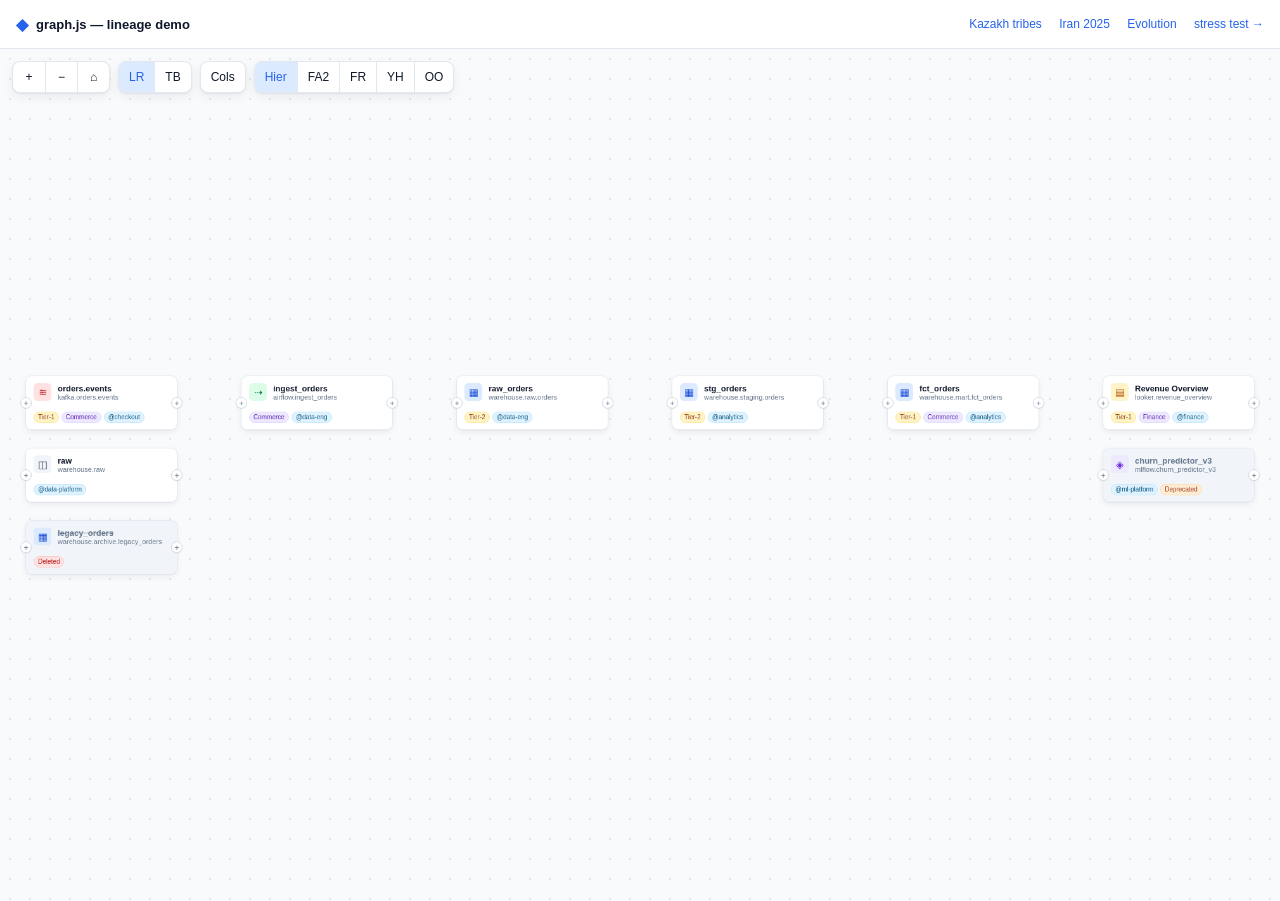
<file: demo/index.html>
<!doctype html>
<html lang="en">
  <head>
    <meta charset="utf-8" />
    <meta name="viewport" content="width=device-width,initial-scale=1" />
    <title>Graph — Static Demo</title>
    <link rel="stylesheet" href="graph.css?v=23" />
    <link rel="stylesheet" href="styles.css?v=23" />
  </head>
  <body>
    <header class="topbar">
      <div class="topbar__title">
        <span class="topbar__logo">◆</span>
        <span>graph.js — lineage demo</span>
      </div>
      <div class="topbar__hint">
        <a href="tribes.html" style="color:#2563eb;text-decoration:none;margin-right:14px">Kazakh tribes</a>
        <a href="iran-war.html" style="color:#2563eb;text-decoration:none;margin-right:14px">Iran 2025</a>
        <a href="evolution.html" style="color:#2563eb;text-decoration:none;margin-right:14px">Evolution</a>
        <a href="large.html" style="color:#2563eb;text-decoration:none">stress test →</a>
      </div>
    </header>

    <main id="graph" class="graph-host"></main>

    <script src="graph.js?v=23"></script>
    <script src="app.js?v=23"></script>
  </body>
</html>
</file>
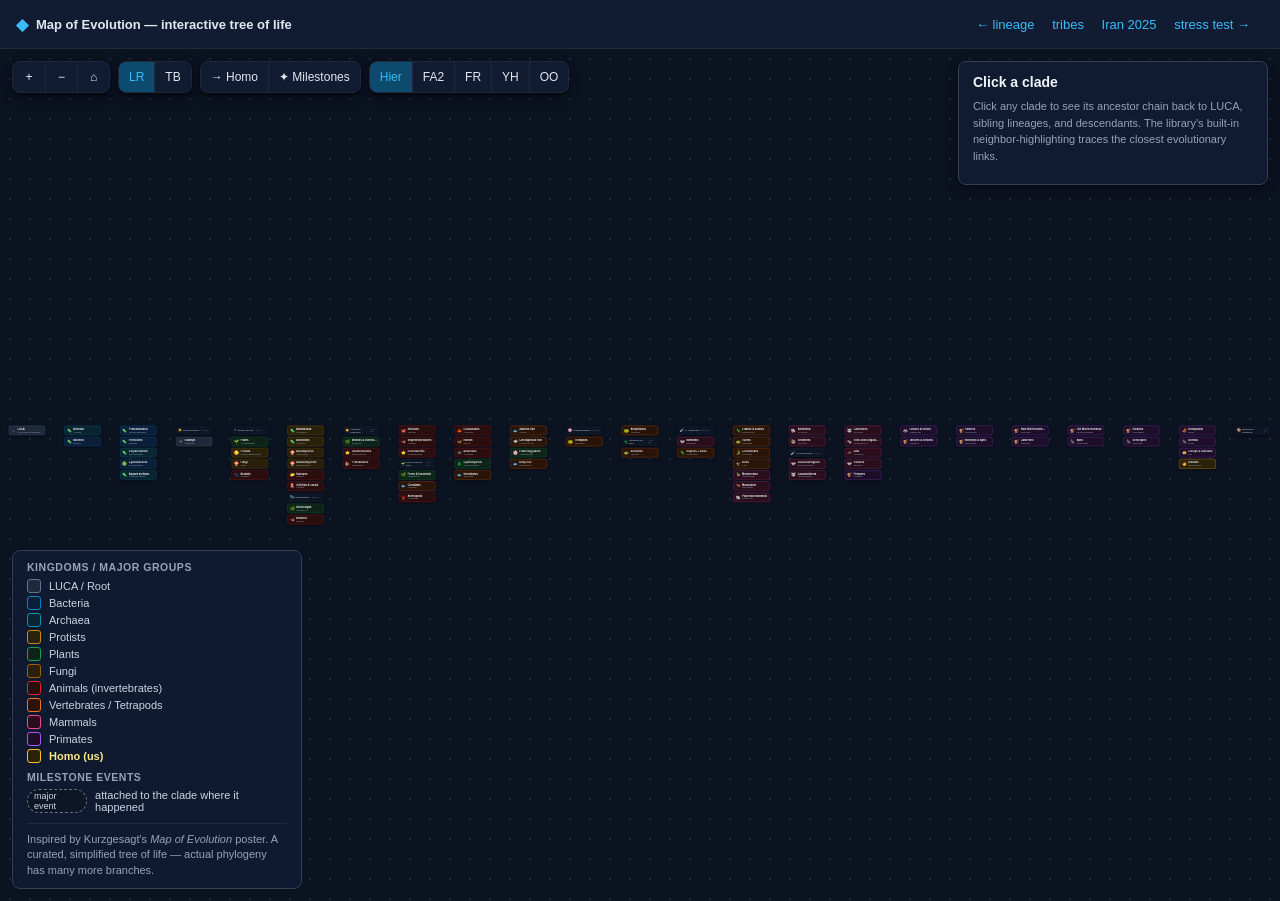
<file: demo/evolution.html>
<!doctype html>
<html lang="en">
  <head>
    <meta charset="utf-8" />
    <meta name="viewport" content="width=device-width,initial-scale=1" />
    <title>Map of Evolution — interactive tree of life</title>
    <link rel="stylesheet" href="graph.css?v=23" />
    <link rel="stylesheet" href="styles.css?v=23" />
    <style>
      /* Dark background — evolution map convention. */
      body { background: #0b1220; color: #e2e8f0; }
      .gv {
        --gv-bg: #0b1220;
        --gv-grid: #1e293b;
        --gv-surface: #111c33;
        --gv-border: #1e293b;
        --gv-border-strong: #334155;
        --gv-text: #e2e8f0;
        --gv-muted: #94a3b8;
        --gv-accent: #38bdf8;
        --gv-accent-soft: #0c4a6e;
        --gv-shadow: 0 1px 2px rgba(0,0,0,.4), 0 4px 12px rgba(0,0,0,.4);
      }
      .topbar { background: #111c33; border-bottom-color: #1e293b; color: #e2e8f0; }
      .topbar__logo { color: #38bdf8; }
      .topbar__hint, .topbar__crumbs { color: #94a3b8; }
      .topbar__crumbs a { color: #38bdf8; text-decoration: none; margin-right: 14px; }

      /* ---- Clade card ---- */
      .gv-node.clade {
        padding: 6px 10px;
        display: flex;
        align-items: center;
        gap: 8px;
        background: #111c33;
        border: 1px solid #334155;
      }
      .clade__emoji { font-size: 18px; line-height: 1; flex: 0 0 22px; text-align: center; }
      .clade__body { min-width: 0; flex: 1; }
      .clade__name {
        font-weight: 600;
        font-size: 12.5px;
        color: #f1f5f9;
        white-space: nowrap;
        overflow: hidden;
        text-overflow: ellipsis;
        line-height: 1.1;
      }
      .clade__latin {
        font-style: italic;
        font-size: 10px;
        color: #94a3b8;
        white-space: nowrap;
        overflow: hidden;
        text-overflow: ellipsis;
      }
      /* Per-kingdom tinting */
      .gv-node.k-root      { border-color: #64748b; background: #1e293b; }
      .gv-node.k-bacteria  { border-color: #0284c7; background: #0c1f3a; }
      .gv-node.k-archaea   { border-color: #0891b2; background: #0a2532; }
      .gv-node.k-protist   { border-color: #ca8a04; background: #2a210a; }
      .gv-node.k-plant     { border-color: #16a34a; background: #0e2418; }
      .gv-node.k-fungi     { border-color: #a16207; background: #2a1f0a; }
      .gv-node.k-animal    { border-color: #dc2626; background: #2a0e0e; }
      .gv-node.k-vertebrate{ border-color: #f97316; background: #2a1408; }
      .gv-node.k-mammal    { border-color: #ec4899; background: #2a0e1c; }
      .gv-node.k-primate   { border-color: #a855f7; background: #1f0e2a; }
      .gv-node.k-homo      {
        border-color: #fbbf24;
        background: #2a210a;
        box-shadow: 0 0 0 2px rgba(251, 191, 36, 0.25), 0 4px 12px rgba(0,0,0,.4);
      }

      /* Milestone events (pill shape, less prominent border) */
      .gv-node.milestone {
        border: 1px dashed #64748b;
        background: #0e1626;
        padding: 4px 10px;
        display: flex;
        align-items: center;
        gap: 6px;
        border-radius: 999px;
      }
      .milestone__emoji { font-size: 14px; }
      .milestone__name { font-size: 11px; color: #cbd5e1; font-weight: 500; }
      .milestone__time { font-size: 9.5px; color: #64748b; }

      /* ---- Side panels ---- */
      .info-pane {
        position: absolute;
        top: 12px; right: 12px;
        z-index: 6;
        background: rgba(17, 28, 51, 0.95);
        border: 1px solid #334155;
        border-radius: 8px;
        padding: 12px 14px;
        box-shadow: 0 1px 2px rgba(0,0,0,.4), 0 4px 12px rgba(0,0,0,.4);
        font-size: 12px;
        width: 280px;
        color: #cbd5e1;
        backdrop-filter: blur(4px);
        -webkit-backdrop-filter: blur(4px);
      }
      .info-pane h2 { margin: 0 0 4px 0; font-size: 14px; color: #f1f5f9; }
      .info-pane .latin { font-style: italic; color: #94a3b8; font-size: 11px; }
      .info-pane p { margin: 8px 0; line-height: 1.5; }
      .info-pane .muted { color: #94a3b8; font-size: 11px; }
      .info-pane .pill {
        display: inline-block; font-size: 10px;
        padding: 2px 8px; border-radius: 999px;
        background: #1e293b; color: #cbd5e1;
      }

      .legend-pane {
        position: absolute;
        bottom: 12px; left: 12px;
        z-index: 6;
        background: rgba(17, 28, 51, 0.92);
        border: 1px solid #334155;
        border-radius: 8px;
        padding: 10px 14px;
        font-size: 11px;
        color: #cbd5e1;
        max-width: 260px;
        backdrop-filter: blur(4px);
        -webkit-backdrop-filter: blur(4px);
      }
      .legend-pane h3 {
        margin: 0 0 6px 0; font-size: 10.5px;
        text-transform: uppercase; letter-spacing: 0.05em;
        color: #94a3b8;
      }
      .legend-pane .row {
        display: flex; align-items: center; gap: 8px; margin: 3px 0;
      }
      .legend-pane .dot {
        display: inline-block; width: 12px; height: 12px;
        border-radius: 3px; border: 1px solid;
      }
      .legend-pane .source-note {
        margin-top: 10px;
        padding-top: 8px;
        border-top: 1px solid #1e293b;
        color: #94a3b8;
        line-height: 1.4;
      }
    </style>
  </head>
  <body>
    <header class="topbar">
      <div class="topbar__title">
        <span class="topbar__logo">◆</span>
        <span>Map of Evolution — interactive tree of life</span>
      </div>
      <div class="topbar__crumbs">
        <a href="index.html">← lineage</a>
        <a href="tribes.html">tribes</a>
        <a href="iran-war.html">Iran 2025</a>
        <a href="large.html">stress test →</a>
      </div>
    </header>

    <main id="graph" class="graph-host">
      <aside class="legend-pane">
        <h3>Kingdoms / Major groups</h3>
        <div class="row"><span class="dot" style="background:#1e293b;border-color:#64748b"></span>LUCA / Root</div>
        <div class="row"><span class="dot" style="background:#0c1f3a;border-color:#0284c7"></span>Bacteria</div>
        <div class="row"><span class="dot" style="background:#0a2532;border-color:#0891b2"></span>Archaea</div>
        <div class="row"><span class="dot" style="background:#2a210a;border-color:#ca8a04"></span>Protists</div>
        <div class="row"><span class="dot" style="background:#0e2418;border-color:#16a34a"></span>Plants</div>
        <div class="row"><span class="dot" style="background:#2a1f0a;border-color:#a16207"></span>Fungi</div>
        <div class="row"><span class="dot" style="background:#2a0e0e;border-color:#dc2626"></span>Animals (invertebrates)</div>
        <div class="row"><span class="dot" style="background:#2a1408;border-color:#f97316"></span>Vertebrates / Tetrapods</div>
        <div class="row"><span class="dot" style="background:#2a0e1c;border-color:#ec4899"></span>Mammals</div>
        <div class="row"><span class="dot" style="background:#1f0e2a;border-color:#a855f7"></span>Primates</div>
        <div class="row"><span class="dot" style="background:#2a210a;border-color:#fbbf24"></span><strong style="color:#fde68a">Homo (us)</strong></div>

        <h3 style="margin-top:8px">Milestone events</h3>
        <div class="row"><span style="border:1px dashed #64748b;background:#0e1626;border-radius:999px;padding:1px 6px;font-size:9px">major event</span> attached to the clade where it happened</div>

        <div class="source-note">
          Inspired by Kurzgesagt's
          <em>Map of Evolution</em> poster. A curated, simplified tree
          of life — actual phylogeny has many more branches.
        </div>
      </aside>

      <aside class="info-pane" id="info">
        <h2>Click a clade</h2>
        <p class="muted">Click any clade to see its ancestor chain back
          to LUCA, sibling lineages, and descendants. The library's
          built-in neighbor-highlighting traces the closest evolutionary
          links.</p>
      </aside>
    </main>

    <script src="graph.js?v=23"></script>
    <script src="evolution.js?v=23"></script>
  </body>
</html>
</file>
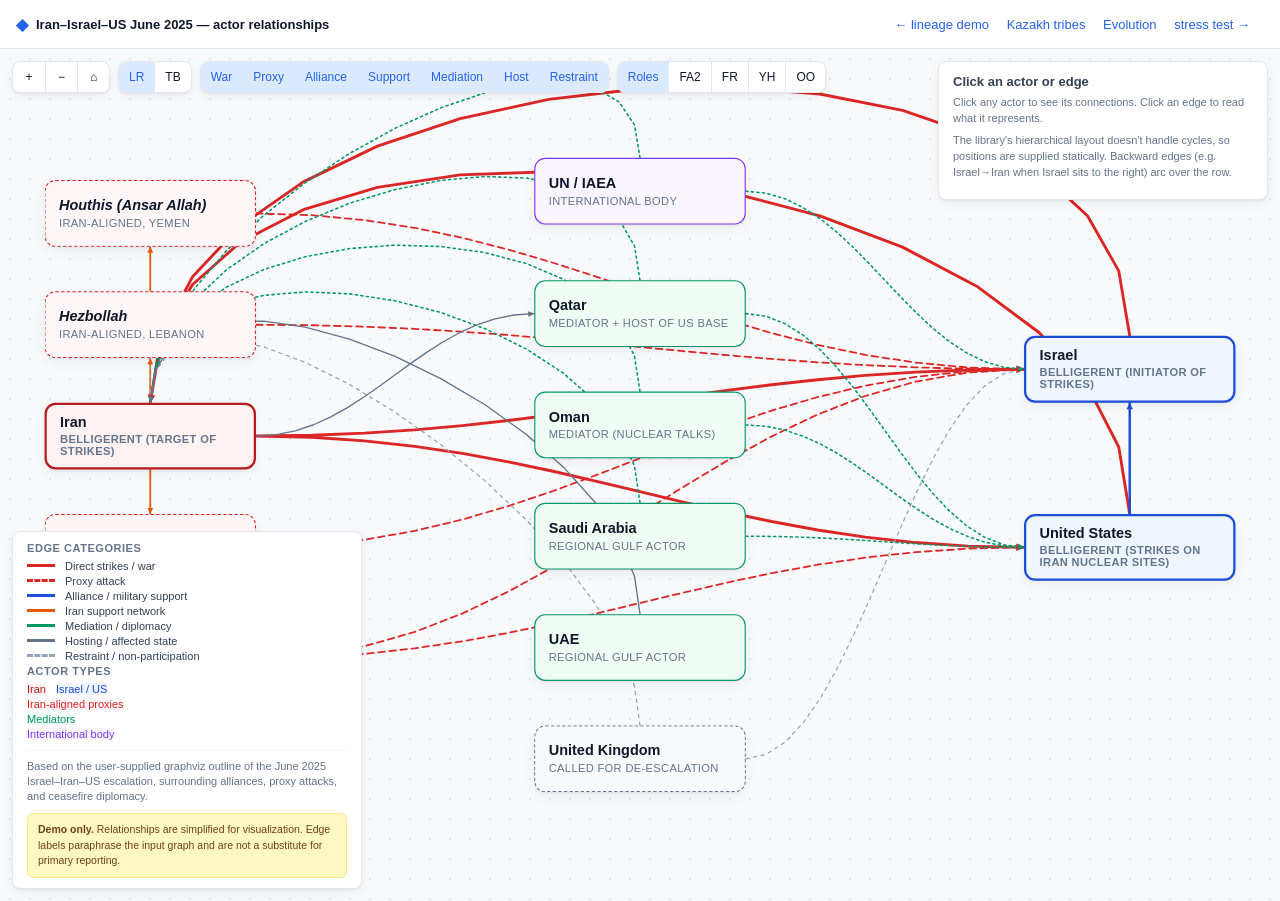
<file: demo/iran-war.html>
<!doctype html>
<html lang="en">
  <head>
    <meta charset="utf-8" />
    <meta name="viewport" content="width=device-width,initial-scale=1" />
    <title>Iran–Israel–US 2025 conflict — actor relationships</title>
    <link rel="stylesheet" href="graph.css?v=23" />
    <link rel="stylesheet" href="styles.css?v=23" />
    <style>
      /* ---- Actor cards ---- */
      .gv-node.actor {
        padding: 8px 12px;
        display: flex;
        flex-direction: column;
        justify-content: center;
        gap: 2px;
      }
      .actor__name {
        font-weight: 700;
        font-size: 13px;
        color: #0f172a;
        line-height: 1.15;
      }
      .actor__role {
        font-size: 10px;
        color: #64748b;
        line-height: 1.1;
        text-transform: uppercase;
        letter-spacing: 0.03em;
      }
      /* Belligerent — bold border + faint fill. Iran red, Israel/US blue. */
      .gv-node.kind-belligerent {
        border-width: 2px;
        font-weight: 700;
      }
      .gv-node.kind-belligerent.side-iran {
        border-color: #b91c1c;
        background: #fef2f2;
      }
      .gv-node.kind-belligerent.side-allied {
        border-color: #1d4ed8;
        background: #eff6ff;
      }
      /* Non-state actor — italicized, dashed border, red-tinted */
      .gv-node.kind-proxy {
        border-color: #dc2626;
        border-style: dashed;
        background: #fff7f7;
      }
      .gv-node.kind-proxy .actor__name { font-style: italic; }
      /* Diplomatic / mediator */
      .gv-node.kind-diplomat {
        border-color: #059669;
        background: #f0fdf4;
      }
      /* International body */
      .gv-node.kind-international {
        border-color: #7c3aed;
        background: #faf5ff;
      }
      /* Restrained — UK */
      .gv-node.kind-restrained {
        border-color: #64748b;
        border-style: dashed;
        background: #f8fafc;
      }

      /* ---- Side panels ---- */
      .topbar { justify-content: space-between; }
      .topbar__crumbs a { color: #2563eb; text-decoration: none; margin-right: 14px; }

      .legend-pane {
        position: absolute;
        bottom: 12px; left: 12px;
        z-index: 6;
        background: #fff;
        border: 1px solid #e2e8f0;
        border-radius: 8px;
        padding: 10px 14px;
        box-shadow: 0 1px 2px rgba(15,23,42,.06), 0 4px 12px rgba(15,23,42,.06);
        font-size: 11px;
        max-width: 320px;
      }
      .legend-pane h3 {
        margin: 0 0 6px 0;
        font-size: 11px;
        text-transform: uppercase;
        letter-spacing: 0.05em;
        color: #64748b;
      }
      .legend-pane h3 + h3 { margin-top: 10px; }
      .legend-pane .row { display: flex; align-items: center; gap: 10px; margin: 3px 0; color: #334155; }
      .legend-pane .swatch {
        display: inline-block;
        width: 28px; height: 0;
        border-bottom-width: 3px;
        border-bottom-style: solid;
        flex: 0 0 28px;
      }
      .legend-pane .source-note {
        margin-top: 10px;
        padding-top: 8px;
        border-top: 1px solid #f1f5f9;
        color: #64748b;
        line-height: 1.4;
      }
      .legend-pane .disclaimer {
        margin-top: 8px;
        padding: 8px 10px;
        background: #fef9c3;
        border: 1px solid #fde68a;
        border-radius: 6px;
        color: #713f12;
        font-size: 10.5px;
        line-height: 1.5;
      }

      .info-pane {
        position: absolute;
        top: 12px; right: 12px;
        z-index: 6;
        background: #fff;
        border: 1px solid #e2e8f0;
        border-radius: 8px;
        padding: 12px 14px;
        box-shadow: 0 1px 2px rgba(15,23,42,.06), 0 4px 12px rgba(15,23,42,.06);
        font-size: 12px;
        width: 300px;
        color: #334155;
      }
      .info-pane h2 { margin: 0 0 6px 0; font-size: 13px; }
      .info-pane p { margin: 6px 0; line-height: 1.45; }
      .info-pane .muted { color: #64748b; font-size: 11px; }
      .info-pane .pill {
        display: inline-block;
        font-size: 10px; padding: 2px 8px; border-radius: 999px;
        background: #f1f5f9; color: #475569; border: 1px solid #e2e8f0;
      }
    </style>
  </head>
  <body>
    <header class="topbar">
      <div class="topbar__title">
        <span class="topbar__logo">◆</span>
        <span>Iran–Israel–US June 2025 — actor relationships</span>
      </div>
      <div class="topbar__crumbs">
        <a href="index.html">← lineage demo</a>
        <a href="tribes.html">Kazakh tribes</a>
        <a href="evolution.html">Evolution</a>
        <a href="large.html">stress test →</a>
      </div>
    </header>

    <main id="graph" class="graph-host">
      <aside class="legend-pane">
        <h3>Edge categories</h3>
        <div class="row"><span class="swatch" style="border-bottom-color:#dc2626; border-bottom-width:3px"></span>Direct strikes / war</div>
        <div class="row"><span class="swatch" style="border-bottom-color:#dc2626; border-bottom-style:dashed"></span>Proxy attack</div>
        <div class="row"><span class="swatch" style="border-bottom-color:#1d4ed8"></span>Alliance / military support</div>
        <div class="row"><span class="swatch" style="border-bottom-color:#ea580c"></span>Iran support network</div>
        <div class="row"><span class="swatch" style="border-bottom-color:#059669"></span>Mediation / diplomacy</div>
        <div class="row"><span class="swatch" style="border-bottom-color:#64748b"></span>Hosting / affected state</div>
        <div class="row"><span class="swatch" style="border-bottom-color:#94a3b8; border-bottom-style:dashed"></span>Restraint / non-participation</div>

        <h3>Actor types</h3>
        <div class="row"><span class="pill" style="background:#fef2f2;color:#b91c1c">Iran</span><span class="pill" style="background:#eff6ff;color:#1d4ed8">Israel / US</span></div>
        <div class="row"><span class="pill" style="background:#fff7f7;color:#dc2626">Iran-aligned proxies</span></div>
        <div class="row"><span class="pill" style="background:#f0fdf4;color:#059669">Mediators</span></div>
        <div class="row"><span class="pill" style="background:#faf5ff;color:#7c3aed">International body</span></div>

        <div class="source-note">
          Based on the user-supplied graphviz outline of the
          June 2025 Israel–Iran–US escalation, surrounding alliances,
          proxy attacks, and ceasefire diplomacy.
        </div>
        <div class="disclaimer">
          <strong>Demo only.</strong> Relationships are simplified for
          visualization. Edge labels paraphrase the input graph and are
          not a substitute for primary reporting.
        </div>
      </aside>

      <aside class="info-pane" id="info">
        <h2>Click an actor or edge</h2>
        <p class="muted">Click any actor to see its connections.
          Click an edge to read what it represents.</p>
        <p class="muted">The library's hierarchical layout doesn't
          handle cycles, so positions are supplied statically. Backward
          edges (e.g. Israel→Iran when Israel sits to the right) arc
          over the row.</p>
      </aside>
    </main>

    <script src="graph.js?v=23"></script>
    <script src="iran-war.js?v=23"></script>
  </body>
</html>
</file>
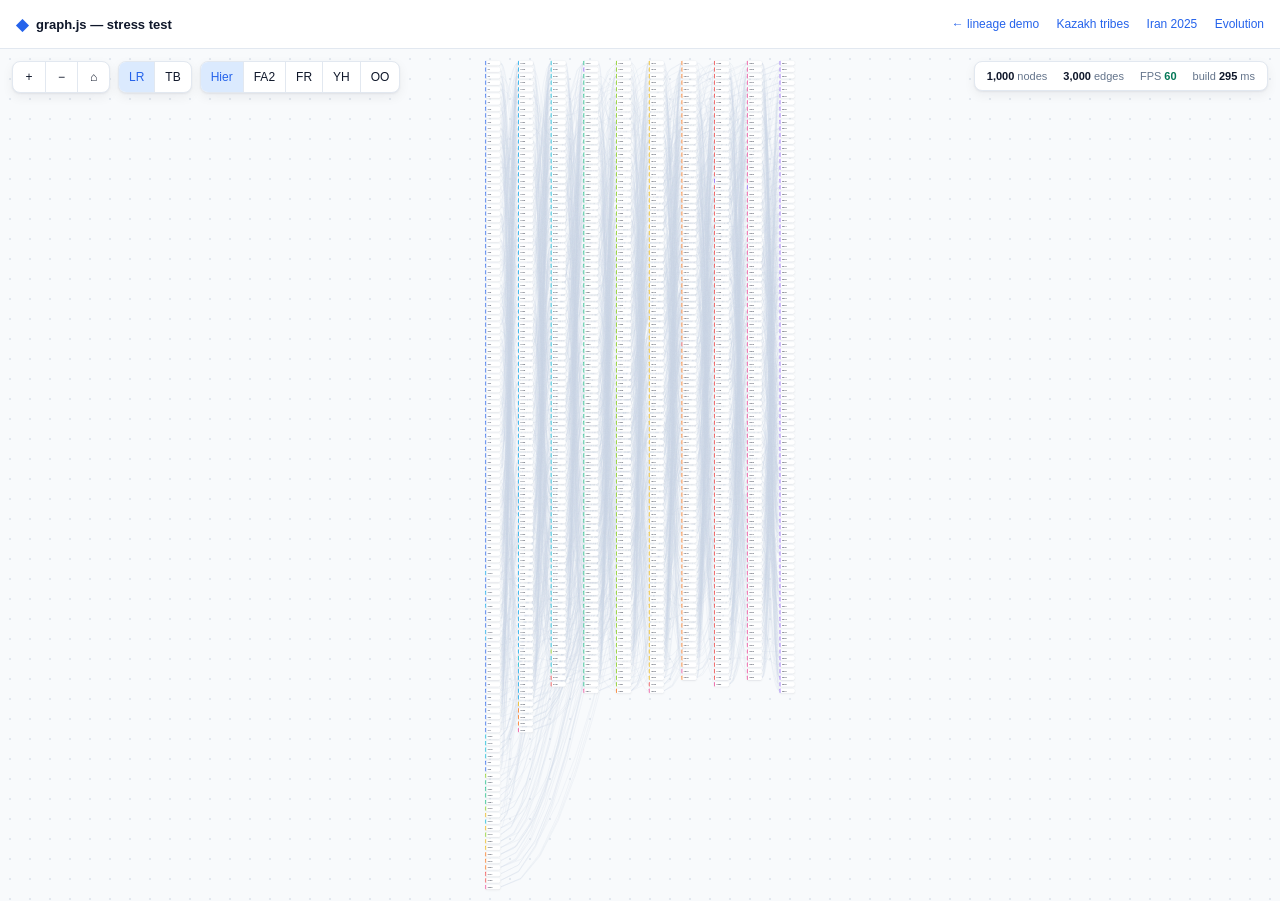
<file: demo/large.html>
<!doctype html>
<html lang="en">
  <head>
    <meta charset="utf-8" />
    <meta name="viewport" content="width=device-width,initial-scale=1" />
    <title>graph.js — 1000 nodes / 3000 edges</title>
    <link rel="stylesheet" href="graph.css?v=23" />
    <link rel="stylesheet" href="styles.css?v=23" />
    <style>
      /* Compact node shell for the stress test. */
      .gv-node.mini {
        padding: 0;
        display: flex;
        align-items: center;
      }
      .mini__bar {
        width: 4px;
        align-self: stretch;
        border-top-left-radius: 9px;
        border-bottom-left-radius: 9px;
        flex: 0 0 4px;
      }
      .mini__label {
        padding: 0 8px;
        font-size: 11px;
        font-weight: 500;
        color: #0f172a;
        white-space: nowrap;
        overflow: hidden;
        text-overflow: ellipsis;
        flex: 1;
      }

      .stats {
        position: absolute;
        top: 12px;
        right: 12px;
        background: #ffffff;
        border: 1px solid #e2e8f0;
        border-radius: 8px;
        padding: 8px 12px;
        font-size: 11px;
        color: #64748b;
        box-shadow: 0 1px 2px rgba(15, 23, 42, 0.06),
          0 4px 12px rgba(15, 23, 42, 0.06);
        z-index: 10;
        display: flex;
        gap: 16px;
        font-variant-numeric: tabular-nums;
      }
      .stats strong { color: #0f172a; font-weight: 600; }
      .stats__fps.is-good { color: #047857; }
      .stats__fps.is-mid  { color: #b45309; }
      .stats__fps.is-bad  { color: #b91c1c; }
    </style>
  </head>
  <body>
    <header class="topbar">
      <div class="topbar__title">
        <span class="topbar__logo">◆</span>
        <span>graph.js — stress test</span>
      </div>
      <div class="topbar__hint">
        <a href="index.html" style="color: #2563eb; text-decoration: none; margin-right: 14px;">← lineage demo</a>
        <a href="tribes.html" style="color: #2563eb; text-decoration: none; margin-right: 14px;">Kazakh tribes</a>
        <a href="iran-war.html" style="color: #2563eb; text-decoration: none; margin-right: 14px;">Iran 2025</a>
        <a href="evolution.html" style="color: #2563eb; text-decoration: none;">Evolution</a>
      </div>
    </header>

    <main id="graph" class="graph-host">
      <div class="stats">
        <div><strong id="stat-nodes">0</strong> nodes</div>
        <div><strong id="stat-edges">0</strong> edges</div>
        <div>FPS <strong class="stats__fps" id="stat-fps">—</strong></div>
        <div>build <strong id="stat-build">—</strong> ms</div>
      </div>
    </main>

    <!-- Cache-bust so reloads pick up the latest optimizations. Bump on each lib change. -->
    <script src="graph.js?v=23"></script>
    <script src="large.js?v=23"></script>
  </body>
</html>
</file>
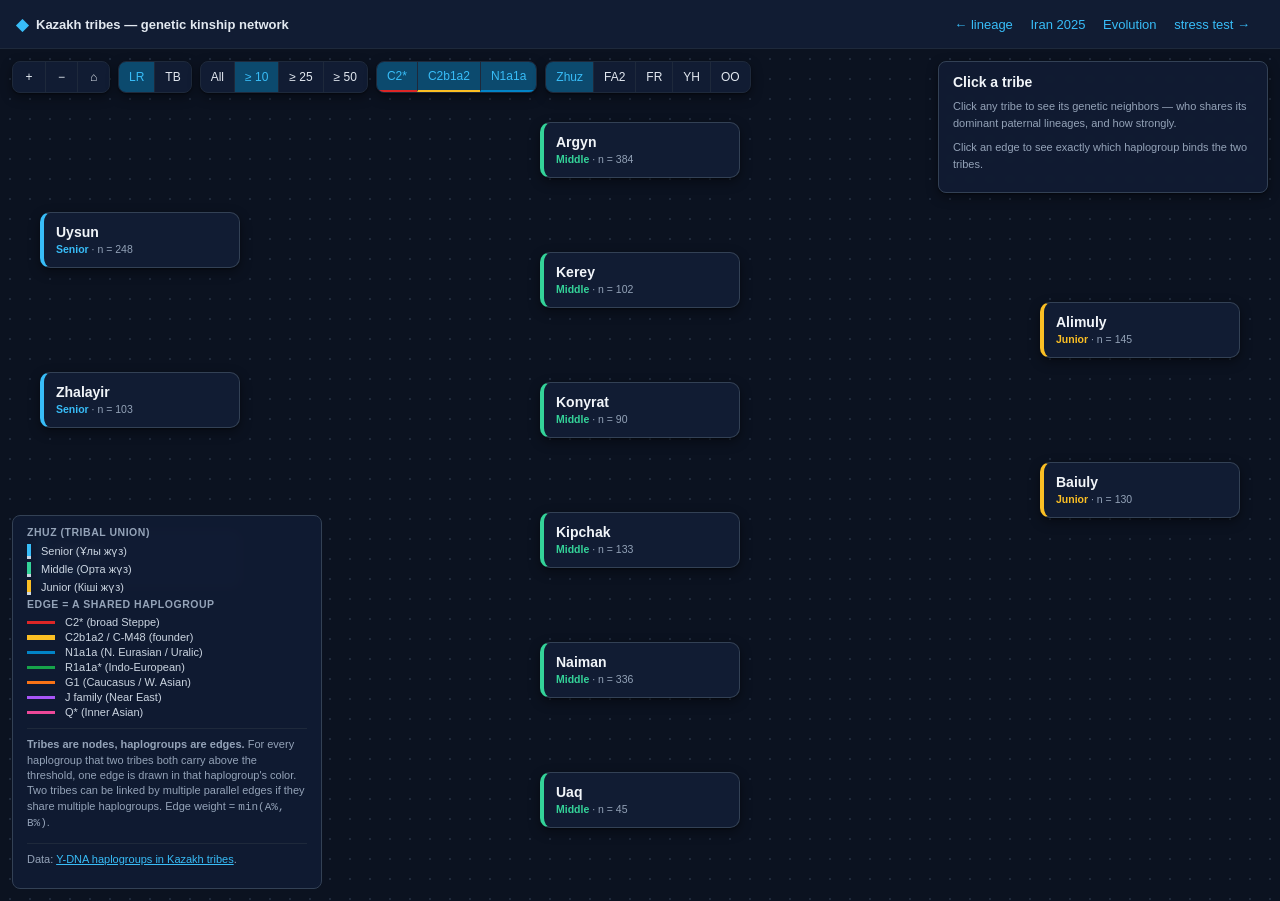
<file: demo/tribes.html>
<!doctype html>
<html lang="en">
  <head>
    <meta charset="utf-8" />
    <meta name="viewport" content="width=device-width,initial-scale=1" />
    <title>Kazakh tribes — genetic kinship network</title>
    <link rel="stylesheet" href="graph.css?v=23" />
    <link rel="stylesheet" href="styles.css?v=23" />
    <style>
      /* Dark theme — same palette family as the Evolution demo. */
      body { background: #0b1220; color: #e2e8f0; }
      .gv {
        --gv-bg: #0b1220;
        --gv-grid: #1e293b;
        --gv-surface: #111c33;
        --gv-border: #1e293b;
        --gv-border-strong: #334155;
        --gv-text: #e2e8f0;
        --gv-muted: #94a3b8;
        --gv-accent: #38bdf8;
        --gv-accent-soft: #0c4a6e;
        --gv-shadow: 0 1px 2px rgba(0,0,0,.4), 0 4px 12px rgba(0,0,0,.4);
      }
      .topbar { background: #111c33; border-bottom-color: #1e293b; color: #e2e8f0; }
      .topbar__logo { color: #38bdf8; }
      .topbar__hint, .topbar__crumbs { color: #94a3b8; }
      .topbar__crumbs a { color: #38bdf8; text-decoration: none; margin-right: 14px; }

      /* ---- Tribe card ---- */
      .gv-node.tribe {
        background: #111c33;
        border: 1px solid #334155;
        border-left-width: 4px;
        padding: 8px 12px;
        display: flex;
        flex-direction: column;
        justify-content: center;
        gap: 3px;
      }
      .gv-node.tribe.zhuz--senior { border-left-color: #38bdf8; }
      .gv-node.tribe.zhuz--middle { border-left-color: #34d399; }
      .gv-node.tribe.zhuz--junior { border-left-color: #fbbf24; }
      .tribe__name {
        font-weight: 700; font-size: 14px; color: #f1f5f9; line-height: 1.1;
      }
      .tribe__meta {
        font-size: 10.5px; color: #94a3b8;
      }
      .tribe__meta .zhuz { font-weight: 600; }
      .tribe.zhuz--senior .zhuz { color: #38bdf8; }
      .tribe.zhuz--middle .zhuz { color: #34d399; }
      .tribe.zhuz--junior .zhuz { color: #fbbf24; }

      /* ---- Panels ---- */
      .legend-pane {
        position: absolute;
        bottom: 12px; left: 12px;
        z-index: 6;
        background: rgba(17, 28, 51, 0.92);
        border: 1px solid #334155;
        border-radius: 8px;
        padding: 10px 14px;
        font-size: 11px;
        color: #cbd5e1;
        max-width: 280px;
        backdrop-filter: blur(4px);
        -webkit-backdrop-filter: blur(4px);
      }
      .legend-pane h3 {
        margin: 0 0 6px 0; font-size: 10.5px;
        text-transform: uppercase; letter-spacing: 0.05em;
        color: #94a3b8;
      }
      .legend-pane h3 + h3 { margin-top: 10px; }
      .legend-pane .row { display: flex; align-items: center; gap: 10px; margin: 3px 0; }
      .legend-pane .swatch {
        display: inline-block;
        width: 28px; height: 0;
        border-bottom-width: 3px;
        border-bottom-style: solid;
        flex: 0 0 28px;
      }
      .legend-pane .swatch.thick { border-bottom-width: 5px; }
      .legend-pane .swatch--zhuz { height: 12px; width: 4px; flex: 0 0 4px; }
      .legend-pane .source-note {
        margin-top: 10px;
        padding-top: 8px;
        border-top: 1px solid #1e293b;
        color: #94a3b8;
        line-height: 1.4;
      }

      .info-pane {
        position: absolute;
        top: 12px; right: 12px;
        z-index: 6;
        background: rgba(17, 28, 51, 0.95);
        border: 1px solid #334155;
        border-radius: 8px;
        padding: 12px 14px;
        box-shadow: 0 1px 2px rgba(0,0,0,.4), 0 4px 12px rgba(0,0,0,.4);
        font-size: 12px;
        width: 300px;
        color: #cbd5e1;
        backdrop-filter: blur(4px);
        -webkit-backdrop-filter: blur(4px);
      }
      .info-pane h2 { margin: 0 0 4px 0; font-size: 14px; color: #f1f5f9; }
      .info-pane p { margin: 8px 0; line-height: 1.5; }
      .info-pane .muted { color: #94a3b8; font-size: 11px; }
      .info-pane .haplo {
        display: inline-block;
        font-size: 10px; padding: 2px 7px; border-radius: 999px;
        font-family: ui-monospace, SFMono-Regular, Menlo, monospace;
        background: #1e293b; color: #cbd5e1;
        border: 1px solid #334155;
        margin-right: 4px;
      }
      .info-pane .neighbor-row {
        display: flex; align-items: center; justify-content: space-between;
        padding: 5px 0; border-bottom: 1px solid #1e293b;
      }
      .info-pane .neighbor-row:last-child { border-bottom: none; }
      .info-pane .neighbor-name { font-weight: 600; color: #f1f5f9; font-size: 12px; }
      .info-pane .neighbor-sim { color: #94a3b8; font-size: 11px; }
    </style>
  </head>
  <body>
    <header class="topbar">
      <div class="topbar__title">
        <span class="topbar__logo">◆</span>
        <span>Kazakh tribes — genetic kinship network</span>
      </div>
      <div class="topbar__crumbs">
        <a href="index.html">← lineage</a>
        <a href="iran-war.html">Iran 2025</a>
        <a href="evolution.html">Evolution</a>
        <a href="large.html">stress test →</a>
      </div>
    </header>

    <main id="graph" class="graph-host">
      <aside class="legend-pane">
        <h3>Zhuz (tribal union)</h3>
        <div class="row"><span class="swatch swatch--zhuz" style="background:#38bdf8"></span>Senior (Ұлы жүз)</div>
        <div class="row"><span class="swatch swatch--zhuz" style="background:#34d399"></span>Middle (Орта жүз)</div>
        <div class="row"><span class="swatch swatch--zhuz" style="background:#fbbf24"></span>Junior (Кіші жүз)</div>

        <h3>Edge = a shared haplogroup</h3>
        <div class="row"><span class="swatch" style="border-bottom-color:#dc2626"></span>C2* (broad Steppe)</div>
        <div class="row"><span class="swatch thick" style="border-bottom-color:#fbbf24"></span>C2b1a2 / C-M48 (founder)</div>
        <div class="row"><span class="swatch" style="border-bottom-color:#0284c7"></span>N1a1a (N. Eurasian / Uralic)</div>
        <div class="row"><span class="swatch" style="border-bottom-color:#16a34a"></span>R1a1a* (Indo-European)</div>
        <div class="row"><span class="swatch" style="border-bottom-color:#f97316"></span>G1 (Caucasus / W. Asian)</div>
        <div class="row"><span class="swatch" style="border-bottom-color:#a855f7"></span>J family (Near East)</div>
        <div class="row"><span class="swatch" style="border-bottom-color:#ec4899"></span>Q* (Inner Asian)</div>

        <p class="source-note">
          <strong>Tribes are nodes, haplogroups are edges.</strong>
          For every haplogroup that two tribes both carry above the
          threshold, one edge is drawn in that haplogroup's color.
          Two tribes can be linked by multiple parallel edges if they
          share multiple haplogroups. Edge weight = <code>min(A%, B%)</code>.
        </p>
        <p class="source-note">
          Data:
          <a href="https://en.wikipedia.org/wiki/Y-DNA_haplogroups_in_Kazakh_tribes"
             target="_blank" rel="noopener" style="color:#38bdf8">Y-DNA haplogroups in Kazakh tribes</a>.
        </p>
      </aside>

      <aside class="info-pane" id="info">
        <h2>Click a tribe</h2>
        <p class="muted">Click any tribe to see its genetic neighbors —
          who shares its dominant paternal lineages, and how strongly.</p>
        <p class="muted">Click an edge to see exactly which haplogroup
          binds the two tribes.</p>
      </aside>
    </main>

    <script src="graph.js?v=23"></script>
    <script src="tribes.js?v=23"></script>
  </body>
</html>
</file>
<file: demo/graph.css>
/*!
 * graph.css — base styles for graph.js
 *
 * All rules are scoped under `.gv` (the container class). The library
 * provides minimal "structural" styling — the look of each node card is
 * up to the consumer (via renderNode + your own CSS).
 *
 * Theme via CSS variables:
 *   --gv-bg, --gv-grid, --gv-surface, --gv-border, --gv-text, --gv-muted,
 *   --gv-accent, --gv-accent-soft, --gv-shadow
 */

.gv {
  --gv-bg: #f8fafc;
  --gv-grid: #e2e8f0;
  --gv-surface: #ffffff;
  --gv-border: #e2e8f0;
  --gv-border-strong: #cbd5e1;
  --gv-text: #0f172a;
  --gv-muted: #64748b;
  --gv-accent: #2563eb;
  --gv-accent-soft: #dbeafe;
  --gv-shadow: 0 1px 2px rgba(15, 23, 42, 0.06),
    0 4px 12px rgba(15, 23, 42, 0.06);

  position: relative;
  width: 100%;
  height: 100%;
  min-height: 240px;
  background-color: var(--gv-bg);
  background-image: radial-gradient(var(--gv-grid) 1px, transparent 1px);
  background-size: 20px 20px;
  color: var(--gv-text);
  font-family: -apple-system, BlinkMacSystemFont, "Segoe UI", Inter, Roboto,
    "Helvetica Neue", Arial, sans-serif;
  font-size: 13px;
  overflow: hidden;
  cursor: grab;
}
.gv:active { cursor: grabbing; }

.gv__canvas {
  position: absolute;
  inset: 0;
  width: 100%;
  height: 100%;
  pointer-events: none;
  z-index: 1;
}
.gv__nodes {
  position: absolute;
  inset: 0;
  z-index: 2;
  pointer-events: none;
  transform-origin: 0 0;
  will-change: transform;
}

/* ---------- Node shell ---------- */

.gv-node {
  position: absolute;
  pointer-events: auto;
  background: var(--gv-surface);
  border: 1px solid var(--gv-border);
  border-radius: 10px;
  box-shadow: var(--gv-shadow);
  user-select: none;
  -webkit-user-select: none;
  -webkit-touch-callout: none;
  touch-action: none;
  outline: none;
  cursor: grab;
  transition: border-color 120ms, box-shadow 120ms, opacity 120ms;
  /* Plain box — the user's renderNode (or the default body) controls
     internal layout. */
  box-sizing: border-box;
  overflow: visible;
}
.gv-node * { user-select: none; -webkit-user-select: none; }
.gv-node:active { cursor: grabbing; }
.gv-node:hover { border-color: var(--gv-border-strong); }
.gv-node:focus-visible {
  border-color: var(--gv-accent);
  box-shadow: 0 0 0 3px var(--gv-accent-soft);
}
.gv-node.is-selected {
  border-color: var(--gv-accent);
  box-shadow: 0 0 0 2px var(--gv-accent-soft), var(--gv-shadow);
}

.gv-node__body {
  width: 100%;
  height: 100%;
  padding: 10px 12px;
  display: flex;
  flex-direction: column;
  justify-content: center;
  gap: 4px;
  box-sizing: border-box;
}
.gv-node__label {
  font-weight: 600;
  font-size: 13px;
  white-space: nowrap;
  overflow: hidden;
  text-overflow: ellipsis;
}

/* ---------- Expand buttons ---------- */

.gv-node__expand {
  position: absolute;
  width: 18px; height: 18px;
  border-radius: 50%;
  border: 1px solid var(--gv-border-strong);
  background: var(--gv-surface);
  color: var(--gv-muted);
  font-size: 13px; line-height: 1;
  display: flex; align-items: center; justify-content: center;
  cursor: pointer;
  padding: 0;
  z-index: 3;
  box-shadow: 0 1px 2px rgba(15, 23, 42, 0.08);
}
.gv-node__expand:hover { color: var(--gv-accent); border-color: var(--gv-accent); }
/* LR: up = left, down = right */
.gv-node__expand--LR.gv-node__expand--up   { left: -9px; top: 50%; transform: translateY(-50%); }
.gv-node__expand--LR.gv-node__expand--down { right: -9px; top: 50%; transform: translateY(-50%); }
/* TB: up = top, down = bottom */
.gv-node__expand--TB.gv-node__expand--up   { top: -9px; left: 50%; transform: translateX(-50%); }
.gv-node__expand--TB.gv-node__expand--down { bottom: -9px; left: 50%; transform: translateX(-50%); }

/* ---------- Toolbar ---------- */

.gv-toolbar {
  position: absolute;
  top: 12px; left: 12px;
  display: flex; gap: 8px;
  z-index: 5;
}
.gv-toolbar__group {
  display: inline-flex;
  background: var(--gv-surface);
  border: 1px solid var(--gv-border);
  border-radius: 8px;
  box-shadow: var(--gv-shadow);
  overflow: hidden;
}
.gv-toolbar__btn {
  appearance: none;
  border: none;
  background: transparent;
  color: var(--gv-text);
  font-size: 12px;
  font-weight: 500;
  padding: 6px 10px;
  cursor: pointer;
  min-width: 32px;
  height: 30px;
}
.gv-toolbar__group .gv-toolbar__btn + .gv-toolbar__btn { border-left: 1px solid var(--gv-border); }
.gv-toolbar__btn:hover { background: #f1f5f9; }
.gv-toolbar__btn.is-active {
  background: var(--gv-accent-soft);
  color: var(--gv-accent);
}
</file>
<file: demo/styles.css>
/* ====================================================================
   Page chrome — the topbar and the host container.
   ==================================================================== */

html, body {
  height: 100%;
  margin: 0;
  background: #f8fafc;
  color: #0f172a;
  font-family: -apple-system, BlinkMacSystemFont, "Segoe UI", Inter, Roboto,
    "Helvetica Neue", Arial, sans-serif;
  font-size: 13px;
}

.topbar {
  height: 48px;
  display: flex;
  align-items: center;
  justify-content: space-between;
  padding: 0 16px;
  background: #ffffff;
  border-bottom: 1px solid #e2e8f0;
}
.topbar__title { display: flex; align-items: center; gap: 8px; font-weight: 600; }
.topbar__logo { color: #2563eb; font-size: 16px; }
.topbar__hint { color: #64748b; font-size: 12px; }
.topbar__hint code {
  background: #f1f5f9; padding: 1px 6px; border-radius: 4px;
  font-size: 11px; color: #334155;
}

.graph-host {
  height: calc(100% - 48px);
  width: 100%;
}

/* ====================================================================
   Lineage card theming — the markup produced by `renderLineageNode` in
   app.js. The base library knows nothing about these classes; they are
   purely user-supplied styles.
   ==================================================================== */

.gv-node.lineage-card {
  display: flex;
  flex-direction: column;
  justify-content: center;
  gap: 6px;
  padding: 0;
}
.lineage-card.is-deleted, .lineage-card.is-deprecated {
  background: #f1f5f9; color: #64748b;
}
.lineage-card.is-deleted .lineage-card__title {
  text-decoration: line-through;
}

.lineage-card__row {
  display: flex; align-items: center; gap: 10px; min-width: 0;
  padding: 0 12px;
  flex: 1;
}
.lineage-card__icon {
  width: 28px; height: 28px; flex: 0 0 28px;
  border-radius: 6px;
  display: flex; align-items: center; justify-content: center;
  font-size: 16px;
  background: #dbeafe; color: #1d4ed8;
}
.lineage-card--table     .lineage-card__icon { background: #dbeafe; color: #1d4ed8; }
.lineage-card--pipeline  .lineage-card__icon { background: #dcfce7; color: #047857; }
.lineage-card--topic     .lineage-card__icon { background: #fee2e2; color: #b91c1c; }
.lineage-card--dashboard .lineage-card__icon { background: #fef3c7; color: #b45309; }
.lineage-card--mlmodel   .lineage-card__icon { background: #ede9fe; color: #6d28d9; }
.lineage-card--database  .lineage-card__icon { background: #f1f5f9; color: #334155; }
.lineage-card--schema    .lineage-card__icon { background: #f3e8ff; color: #7c3aed; }

.lineage-card__main { min-width: 0; flex: 1; }
.lineage-card__title {
  font-weight: 600; font-size: 13px;
  white-space: nowrap; overflow: hidden; text-overflow: ellipsis;
}
.lineage-card__subtitle {
  font-size: 11px; color: #64748b;
  white-space: nowrap; overflow: hidden; text-overflow: ellipsis;
}

.lineage-card__badges {
  display: flex; gap: 4px; flex-wrap: wrap;
  padding: 0 12px 10px 12px;
}
.badge {
  font-size: 10px; line-height: 1;
  padding: 3px 6px; border-radius: 999px;
  background: #f1f5f9; color: #64748b;
  border: 1px solid #e2e8f0; white-space: nowrap;
}
.badge--tier       { background: #fef3c7; color: #92400e; border-color: #fde68a; }
.badge--domain     { background: #ede9fe; color: #5b21b6; border-color: #ddd6fe; }
.badge--owner      { background: #e0f2fe; color: #075985; border-color: #bae6fd; }
.badge--deleted    { background: #fee2e2; color: #b91c1c; border-color: #fecaca; }
.badge--deprecated { background: #ffedd5; color: #9a3412; border-color: #fed7aa; }
</file>
